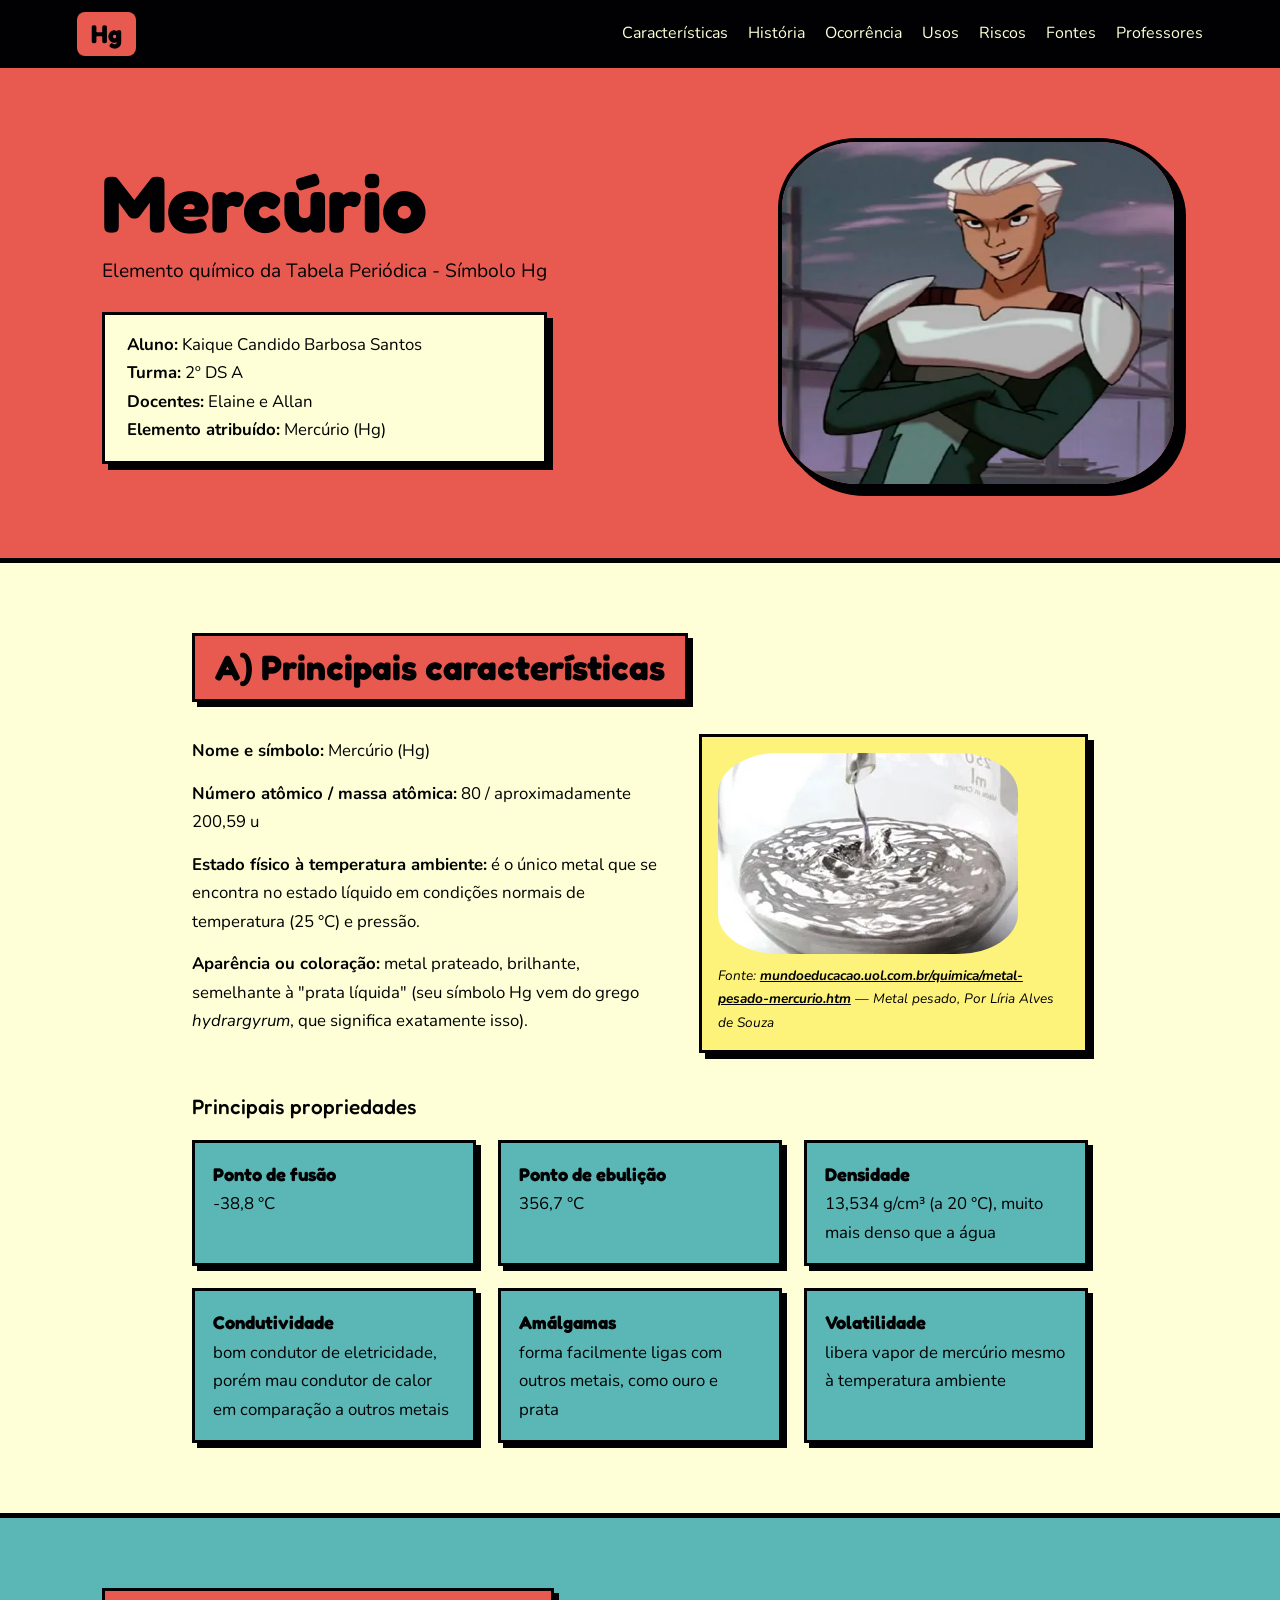
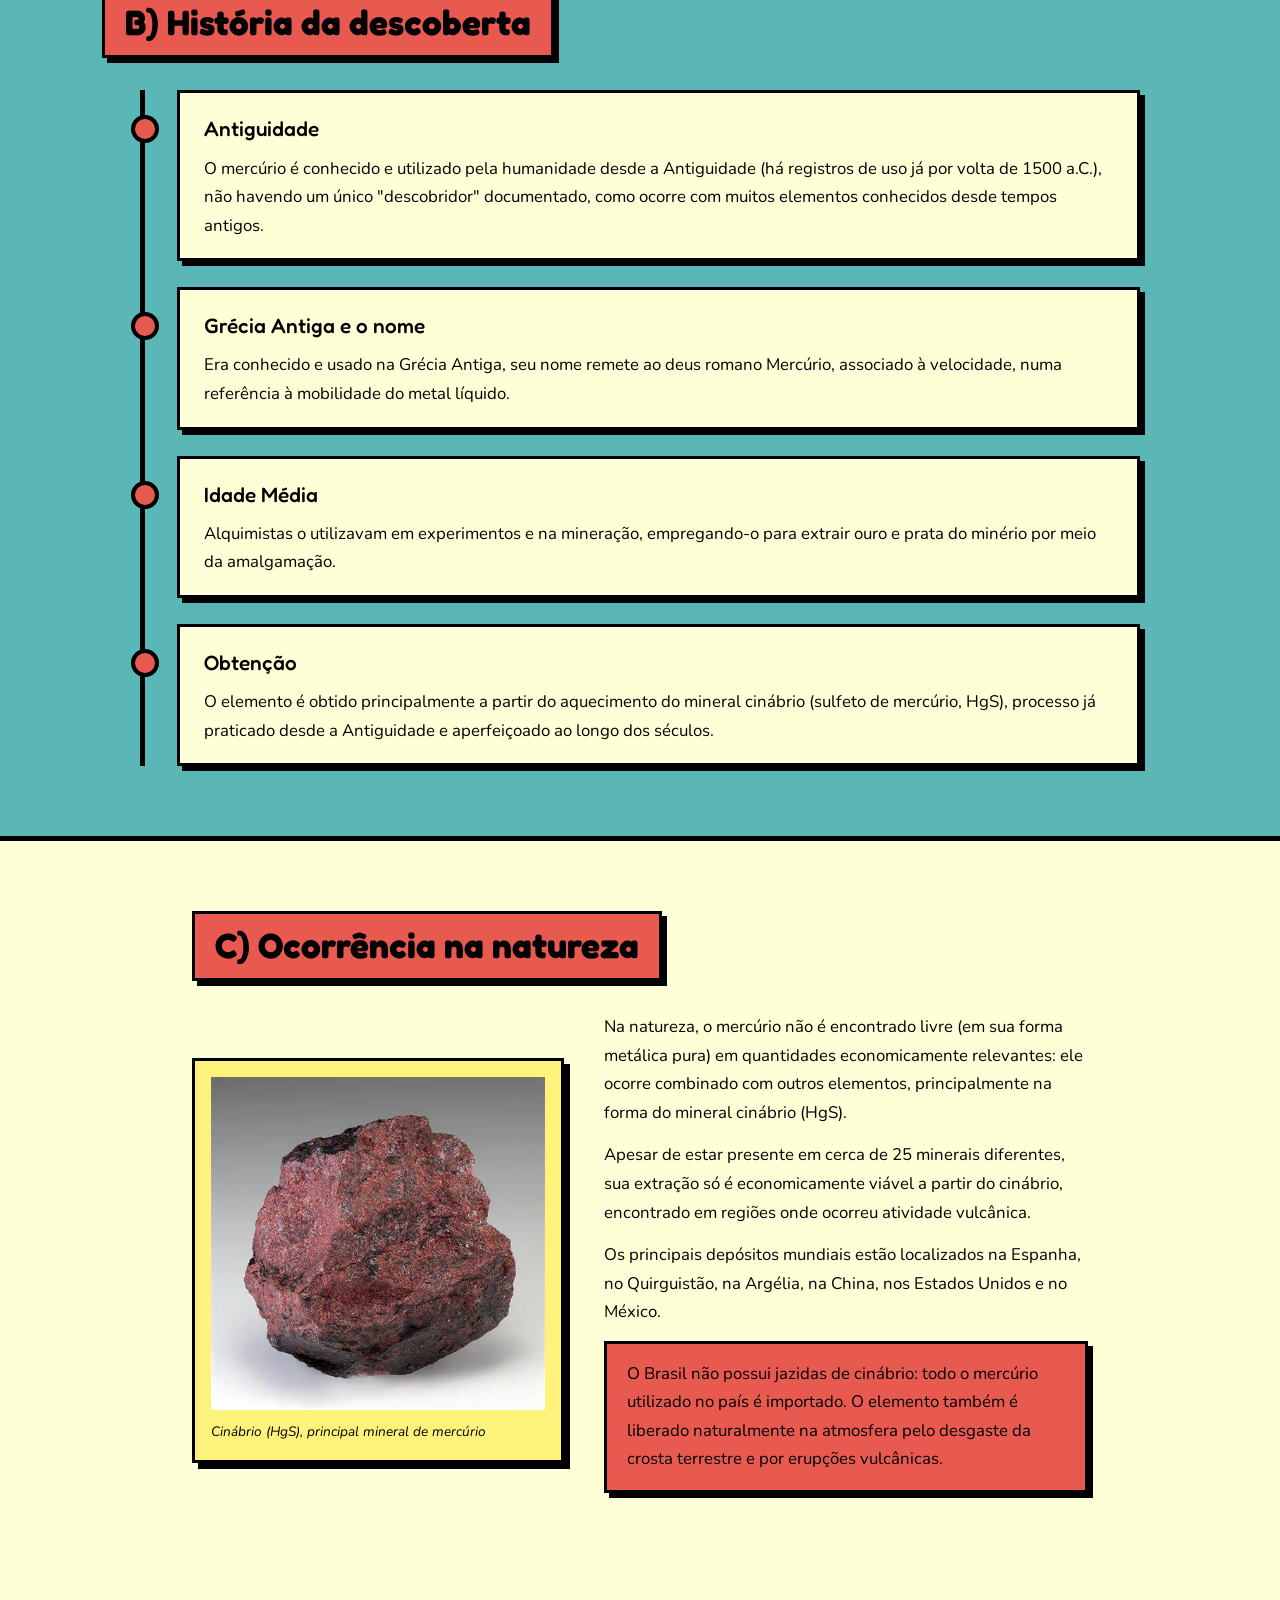
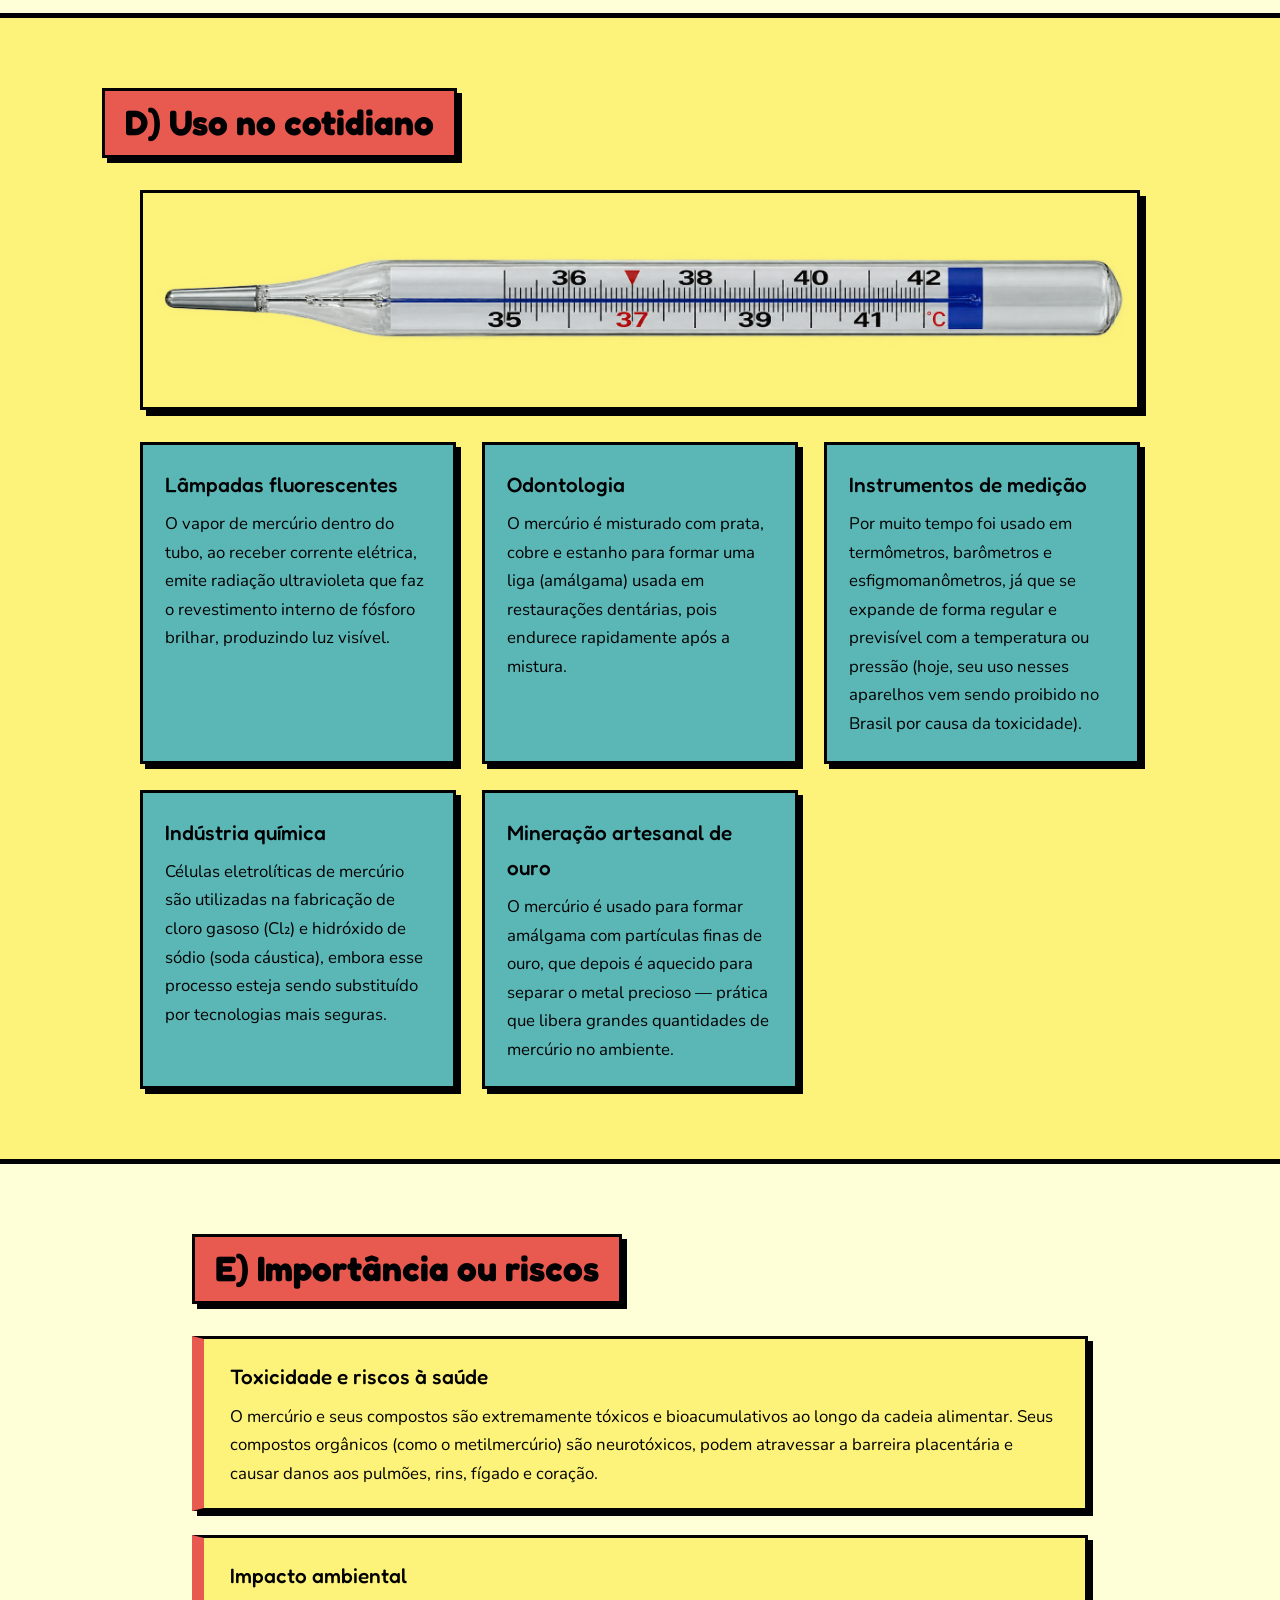
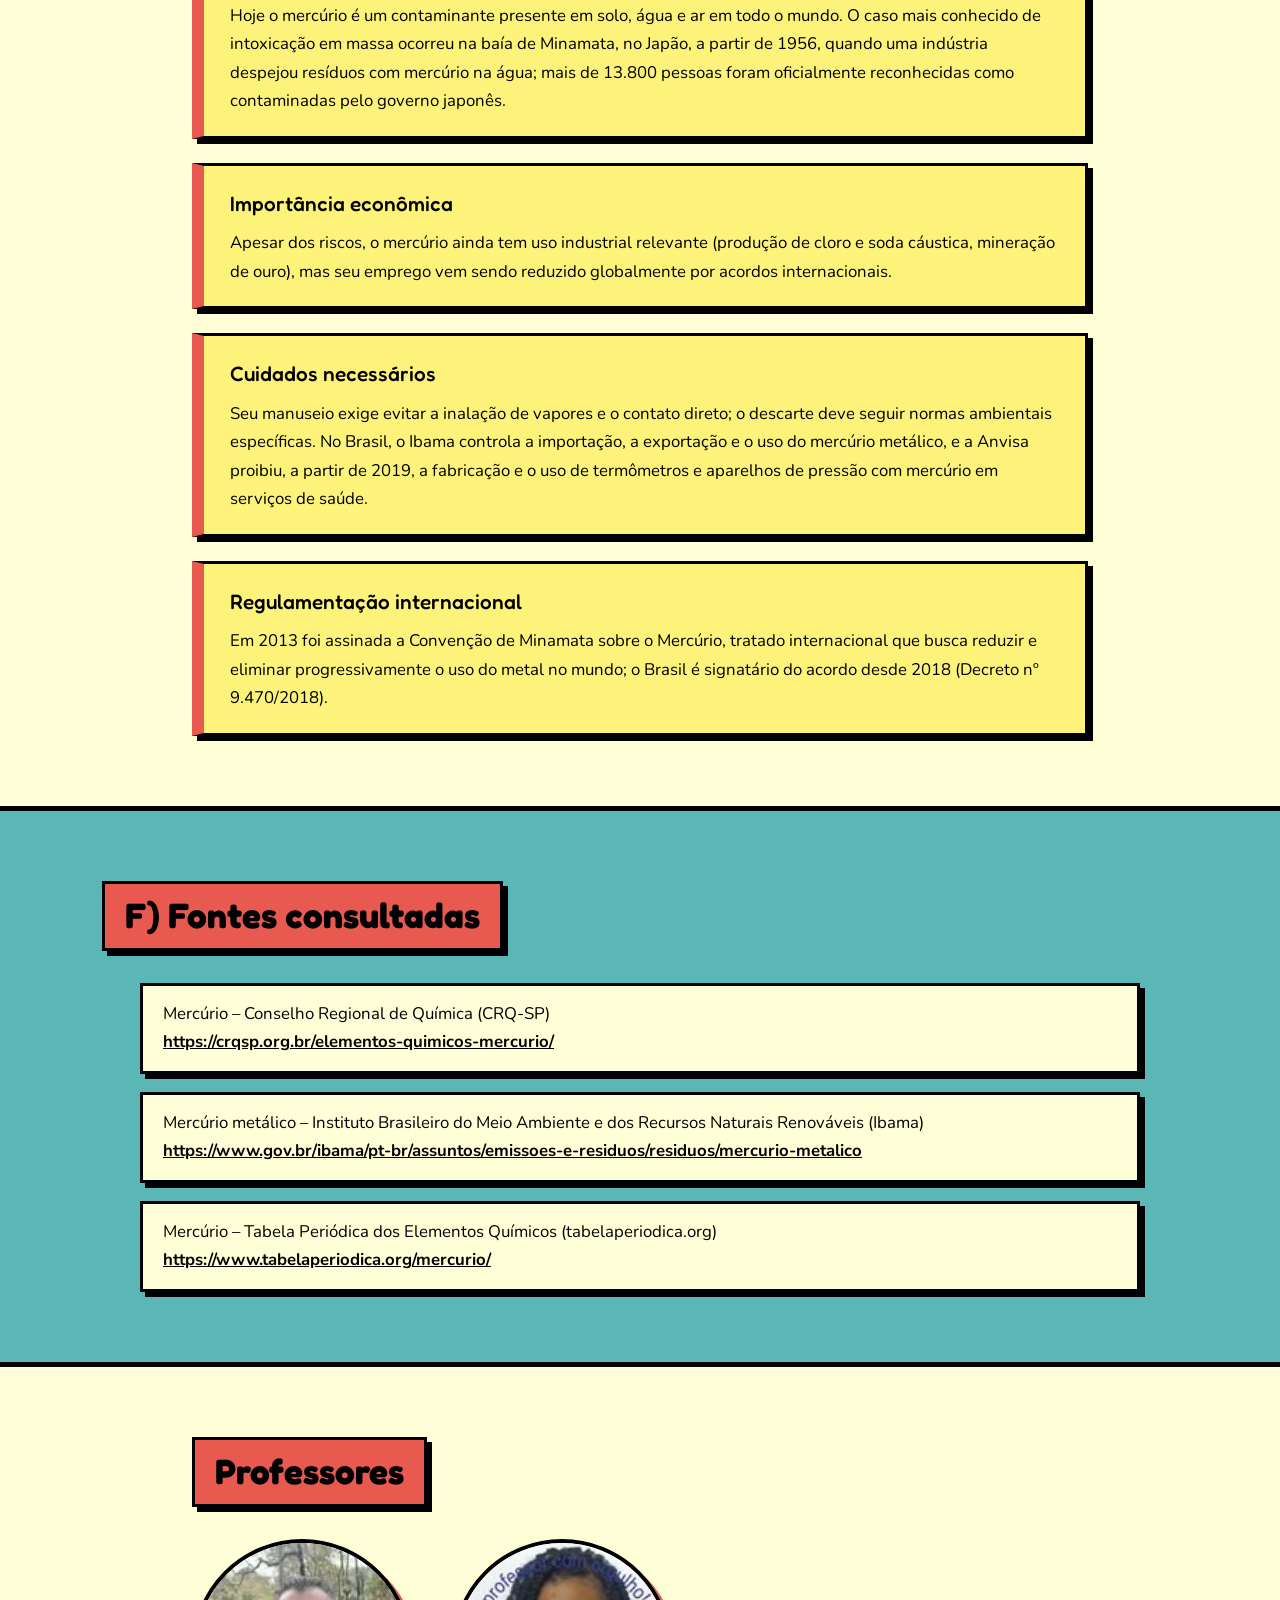
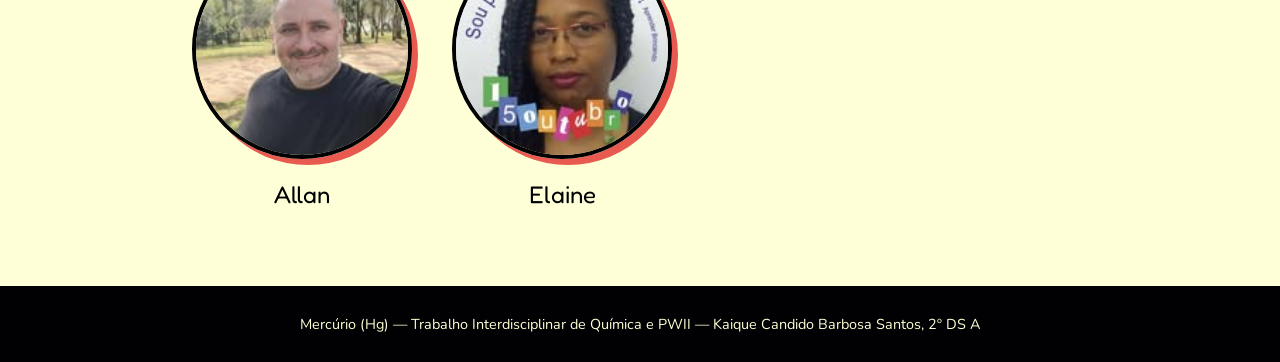
<file: index.html>
<!DOCTYPE html>
<html lang="pt-BR">
<head>
<meta charset="UTF-8">
<meta name="viewport" content="width=device-width, initial-scale=1">
<title>Mercúrio</title>
<link rel="preconnect" href="https://fonts.googleapis.com">
<link rel="preconnect" href="https://fonts.gstatic.com" crossorigin>
<link href="https://fonts.googleapis.com/css2?family=Fredoka:wght@500;700&family=Nunito:wght@400;700&display=swap" rel="stylesheet">
<link rel="stylesheet" href="estilo.css">
</head>
<body>

<header class="topo">
  <a href="#inicio" class="topo-logo">Hg</a>
  <nav class="menu">
    <a href="#caracteristicas">Características</a>
    <a href="#historia">História</a>
    <a href="#ocorrencia">Ocorrência</a>
    <a href="#usos">Usos</a>
    <a href="#riscos">Riscos</a>
    <a href="#fontes">Fontes</a>
    <a href="#professores">Professores</a>
  </nav>
</header>

<section class="capa" id="inicio">
  <div class="capa-texto">

    <h1>Mercúrio</h1>
    <p class="capa-subtitulo">Elemento químico da Tabela Periódica - Símbolo Hg</p>
    <ul class="dados-aluno">
      <li><strong>Aluno:</strong> Kaique Candido Barbosa Santos</li>
      <li><strong>Turma:</strong> 2º DS A</li>
      <li><strong>Docentes:</strong> Elaine e Allan</li>
      <li><strong>Elemento atribuído:</strong> Mercúrio (Hg)</li>
    </ul>
  </div>
  <img class="gota" src="imagens/mercurio.jpg" alt="Gotas de mercúrio líquido sobre uma superfície">
</section>

<main>

<section class="secao" id="caracteristicas">
  <h2>A) Principais características</h2>
  <div class="caracteristicas-grade">
    <div class="caracteristicas-texto">
      <p><strong>Nome e símbolo:</strong> Mercúrio (Hg)</p>
      <p><strong>Número atômico / massa atômica:</strong> 80 / aproximadamente 200,59 u</p>
      <p><strong>Estado físico à temperatura ambiente:</strong> é o único metal que se encontra no estado líquido em condições normais de temperatura (25 °C) e pressão.</p>
      <p><strong>Aparência ou coloração:</strong> metal prateado, brilhante, semelhante à "prata líquida" (seu símbolo Hg vem do grego <em>hydrargyrum</em>, que significa exatamente isso).</p>
    </div>
    <figure class="figura">
      <img class="pote" src="imagens/pote.webp" alt="Mercúrio líquido sendo derramado em uma placa de vidro">
      <figcaption>Fonte: <a href="https://mundoeducacao.uol.com.br/quimica/metal-pesado-mercurio.htm" target="_blank">mundoeducacao.uol.com.br/quimica/metal-pesado-mercurio.htm</a> — Metal pesado, Por Líria Alves de Souza</figcaption>
    </figure>
  </div>
  <h3>Principais propriedades</h3>
  <ul class="propriedades">
    <li><span class="propriedade-titulo">Ponto de fusão</span> -38,8 °C</li>
    <li><span class="propriedade-titulo">Ponto de ebulição</span> 356,7 °C</li>
    <li><span class="propriedade-titulo">Densidade</span> 13,534 g/cm³ (a 20 °C), muito mais denso que a água</li>
    <li><span class="propriedade-titulo">Condutividade</span> bom condutor de eletricidade, porém mau condutor de calor em comparação a outros metais</li>
    <li><span class="propriedade-titulo">Amálgamas</span> forma facilmente ligas com outros metais, como ouro e prata</li>
    <li><span class="propriedade-titulo">Volatilidade</span> libera vapor de mercúrio mesmo à temperatura ambiente</li>
  </ul>
</section>

<section class="secao secao-clara" id="historia">
  <h2>B) História da descoberta</h2>
  <div class="linha-tempo">
    <article class="marco">
      <h3>Antiguidade</h3>
      <p>O mercúrio é conhecido e utilizado pela humanidade desde a Antiguidade (há registros de uso já por volta de 1500 a.C.), não havendo um único "descobridor" documentado, como ocorre com muitos elementos conhecidos desde tempos antigos.</p>
    </article>
    <article class="marco">
      <h3>Grécia Antiga e o nome</h3>
      <p>Era conhecido e usado na Grécia Antiga, seu nome remete ao deus romano Mercúrio, associado à velocidade, numa referência à mobilidade do metal líquido.</p>
    </article>
    <article class="marco">
      <h3>Idade Média</h3>
      <p>Alquimistas o utilizavam em experimentos e na mineração, empregando-o para extrair ouro e prata do minério por meio da amalgamação.</p>
    </article>
    <article class="marco">
      <h3>Obtenção</h3>
      <p>O elemento é obtido principalmente a partir do aquecimento do mineral cinábrio (sulfeto de mercúrio, HgS), processo já praticado desde a Antiguidade e aperfeiçoado ao longo dos séculos.</p>
    </article>
  </div>
</section>

<section class="secao" id="ocorrencia">
  <h2>C) Ocorrência na natureza</h2>
  <div class="ocorrencia-grade">
    <figure class="figura">
      <img src="imagens/cinabrio.jpeg" alt="Foto do mineral cinábrio, de cor vermelha">
      <figcaption>Cinábrio (HgS), principal mineral de mercúrio</figcaption>
    </figure>
    <div>
      <p>Na natureza, o mercúrio não é encontrado livre (em sua forma metálica pura) em quantidades economicamente relevantes: ele ocorre combinado com outros elementos, principalmente na forma do mineral cinábrio (HgS).</p>
      <p>Apesar de estar presente em cerca de 25 minerais diferentes, sua extração só é economicamente viável a partir do cinábrio, encontrado em regiões onde ocorreu atividade vulcânica.</p>
      <p>Os principais depósitos mundiais estão localizados na Espanha, no Quirguistão, na Argélia, na China, nos Estados Unidos e no México.</p>
      <p class="destaque">O Brasil não possui jazidas de cinábrio: todo o mercúrio utilizado no país é importado. O elemento também é liberado naturalmente na atmosfera pelo desgaste da crosta terrestre e por erupções vulcânicas.</p>
    </div>
  </div>
</section>

<section class="secao secao-clara" id="usos">
  <h2>D) Uso no cotidiano</h2>
  <img class="imagem-usos" src="imagens/termometro.png" alt="Foto de um termômetro de mercúrio">
  <div class="usos-grade">
    <article class="uso">
      <h3>Lâmpadas fluorescentes</h3>
      <p>O vapor de mercúrio dentro do tubo, ao receber corrente elétrica, emite radiação ultravioleta que faz o revestimento interno de fósforo brilhar, produzindo luz visível.</p>
    </article>
    <article class="uso">
      <h3>Odontologia</h3>
      <p>O mercúrio é misturado com prata, cobre e estanho para formar uma liga (amálgama) usada em restaurações dentárias, pois endurece rapidamente após a mistura.</p>
    </article>
    <article class="uso">
      <h3>Instrumentos de medição</h3>
      <p>Por muito tempo foi usado em termômetros, barômetros e esfigmomanômetros, já que se expande de forma regular e previsível com a temperatura ou pressão (hoje, seu uso nesses aparelhos vem sendo proibido no Brasil por causa da toxicidade).</p>
    </article>
    <article class="uso">
      <h3>Indústria química</h3>
      <p>Células eletrolíticas de mercúrio são utilizadas na fabricação de cloro gasoso (Cl₂) e hidróxido de sódio (soda cáustica), embora esse processo esteja sendo substituído por tecnologias mais seguras.</p>
    </article>
    <article class="uso">
      <h3>Mineração artesanal de ouro</h3>
      <p>O mercúrio é usado para formar amálgama com partículas finas de ouro, que depois é aquecido para separar o metal precioso — prática que libera grandes quantidades de mercúrio no ambiente.</p>
    </article>
  </div>
</section>

<section class="secao" id="riscos">
  <h2>E) Importância ou riscos</h2>
  <div class="riscos-lista">
    <article class="risco">
      <h3>Toxicidade e riscos à saúde</h3>
      <p>O mercúrio e seus compostos são extremamente tóxicos e bioacumulativos ao longo da cadeia alimentar. Seus compostos orgânicos (como o metilmercúrio) são neurotóxicos, podem atravessar a barreira placentária e causar danos aos pulmões, rins, fígado e coração.</p>
    </article>
    <article class="risco">
      <h3>Impacto ambiental</h3>
      <p>Hoje o mercúrio é um contaminante presente em solo, água e ar em todo o mundo. O caso mais conhecido de intoxicação em massa ocorreu na baía de Minamata, no Japão, a partir de 1956, quando uma indústria despejou resíduos com mercúrio na água; mais de 13.800 pessoas foram oficialmente reconhecidas como contaminadas pelo governo japonês.</p>
    </article>
    <article class="risco">
      <h3>Importância econômica</h3>
      <p>Apesar dos riscos, o mercúrio ainda tem uso industrial relevante (produção de cloro e soda cáustica, mineração de ouro), mas seu emprego vem sendo reduzido globalmente por acordos internacionais.</p>
    </article>
    <article class="risco">
      <h3>Cuidados necessários</h3>
      <p>Seu manuseio exige evitar a inalação de vapores e o contato direto; o descarte deve seguir normas ambientais específicas. No Brasil, o Ibama controla a importação, a exportação e o uso do mercúrio metálico, e a Anvisa proibiu, a partir de 2019, a fabricação e o uso de termômetros e aparelhos de pressão com mercúrio em serviços de saúde.</p>
    </article>
    <article class="risco">
      <h3>Regulamentação internacional</h3>
      <p>Em 2013 foi assinada a Convenção de Minamata sobre o Mercúrio, tratado internacional que busca reduzir e eliminar progressivamente o uso do metal no mundo; o Brasil é signatário do acordo desde 2018 (Decreto nº 9.470/2018).</p>
    </article>
  </div>
</section>

<section class="secao secao-clara" id="fontes">
  <h2>F) Fontes consultadas</h2>
  <ul class="fontes-lista">
    <li>Mercúrio – Conselho Regional de Química (CRQ-SP)<br><a href="https://crqsp.org.br/elementos-quimicos-mercurio/" target="_blank">https://crqsp.org.br/elementos-quimicos-mercurio/</a></li>
    <li>Mercúrio metálico – Instituto Brasileiro do Meio Ambiente e dos Recursos Naturais Renováveis (Ibama)<br><a href="https://www.gov.br/ibama/pt-br/assuntos/emissoes-e-residuos/residuos/mercurio-metalico" target="_blank">https://www.gov.br/ibama/pt-br/assuntos/emissoes-e-residuos/residuos/mercurio-metalico</a></li>
    <li>Mercúrio – Tabela Periódica dos Elementos Químicos (tabelaperiodica.org)<br><a href="https://www.tabelaperiodica.org/mercurio/" target="_blank">https://www.tabelaperiodica.org/mercurio/</a></li>
  </ul>
</section>

<section class="secao" id="professores">
  <h2>Professores</h2>
  <div class="professores-grade">
    <figure class="professor">
      <img src="imagens/allan.jpg" alt="Foto do professor Allan">
      <figcaption>Allan</figcaption>
    </figure>
    <figure class="professor">
      <img src="imagens/elaine.jpg" alt="Foto da professora Elaine">
      <figcaption>Elaine</figcaption>
    </figure>
  </div>
</section>

</main>

<footer class="rodape">
  <p>Mercúrio (Hg) — Trabalho Interdisciplinar de Química e PWII — Kaique Candido Barbosa Santos, 2º DS A</p>
</footer>

</body>
</html>
</file>
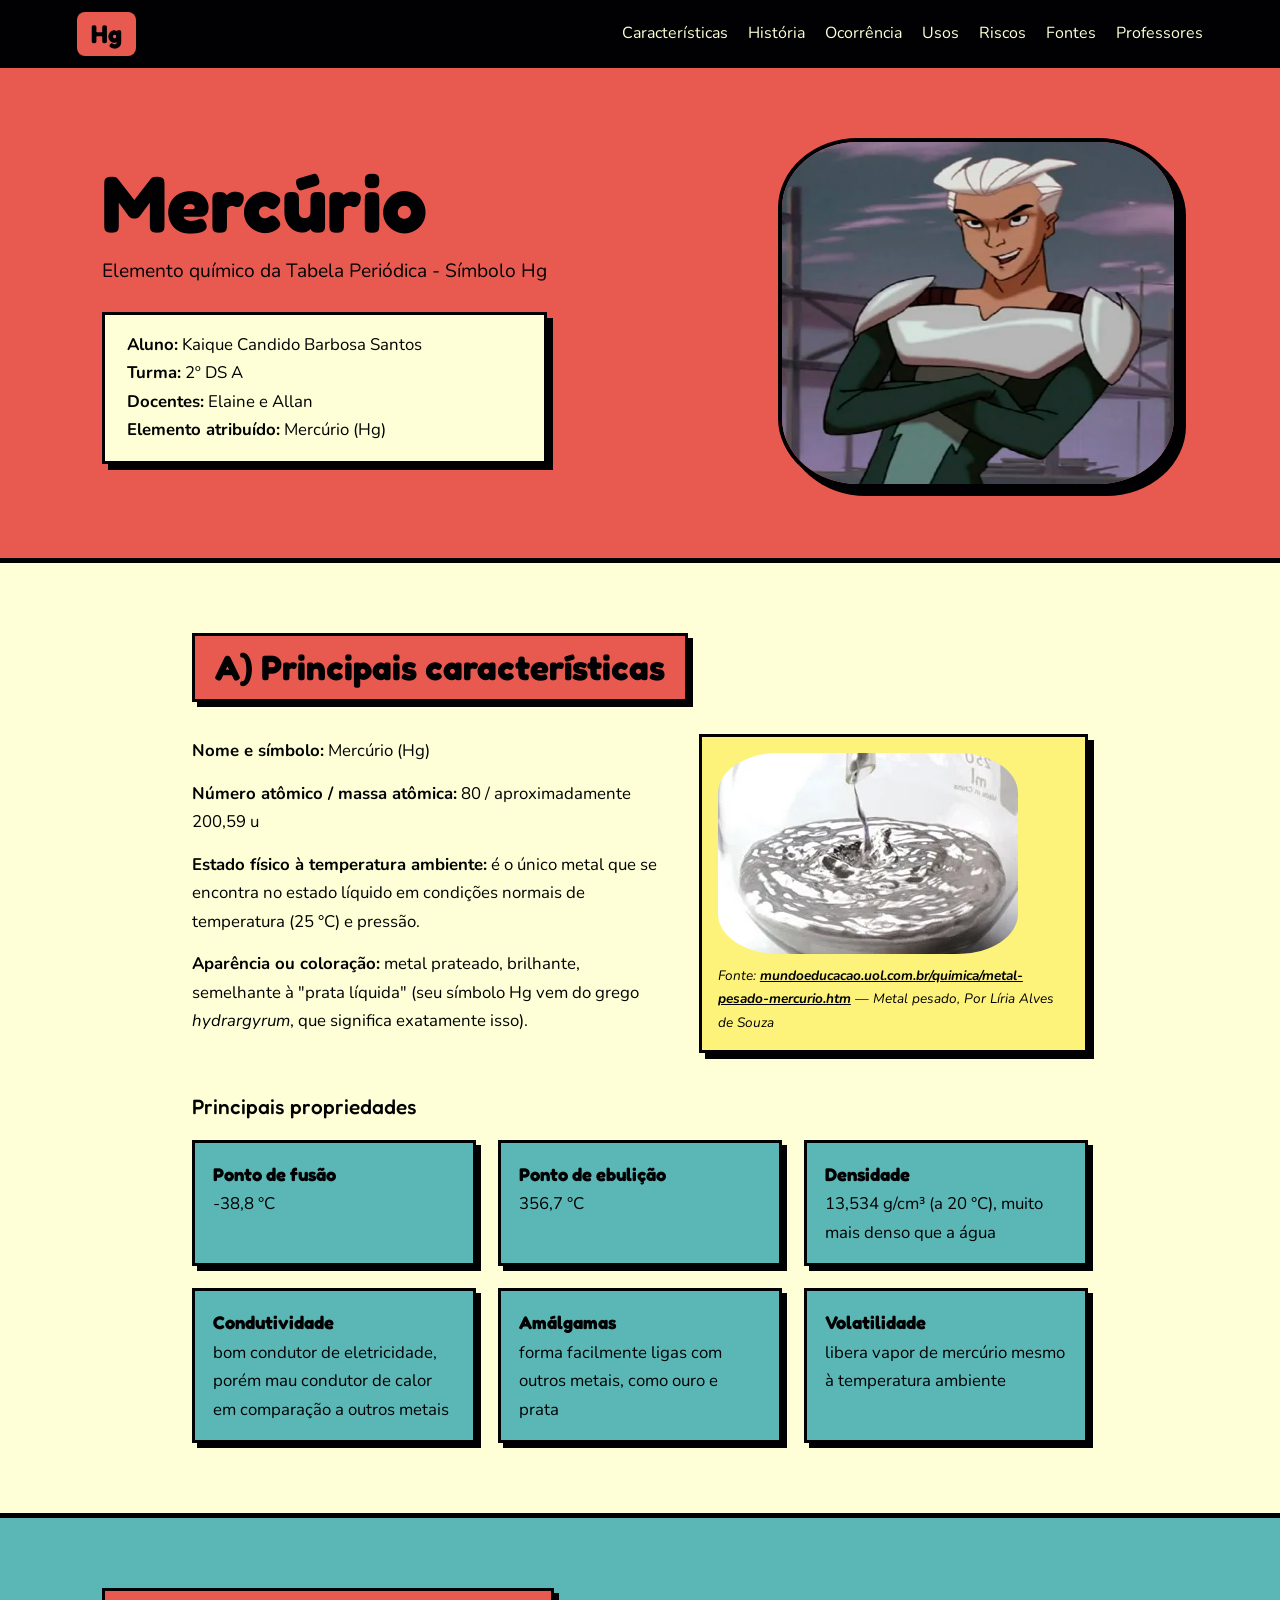
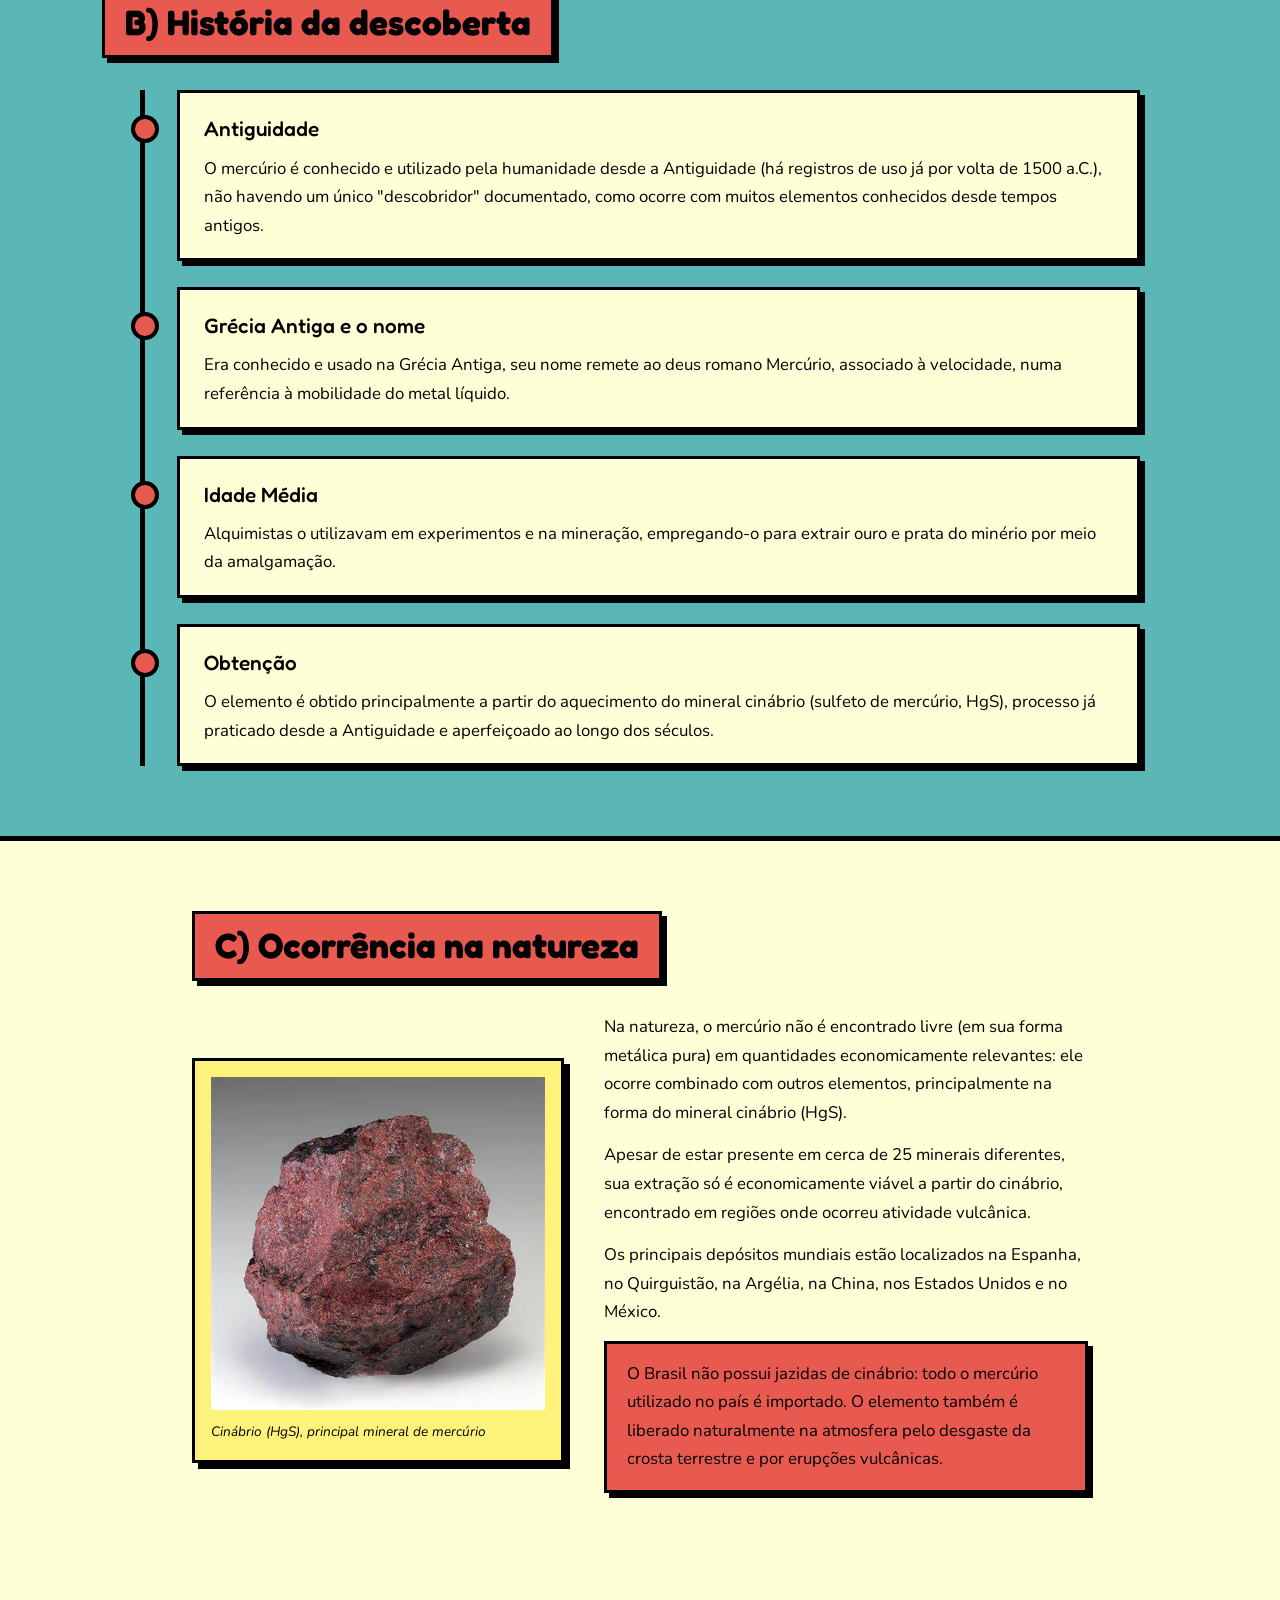
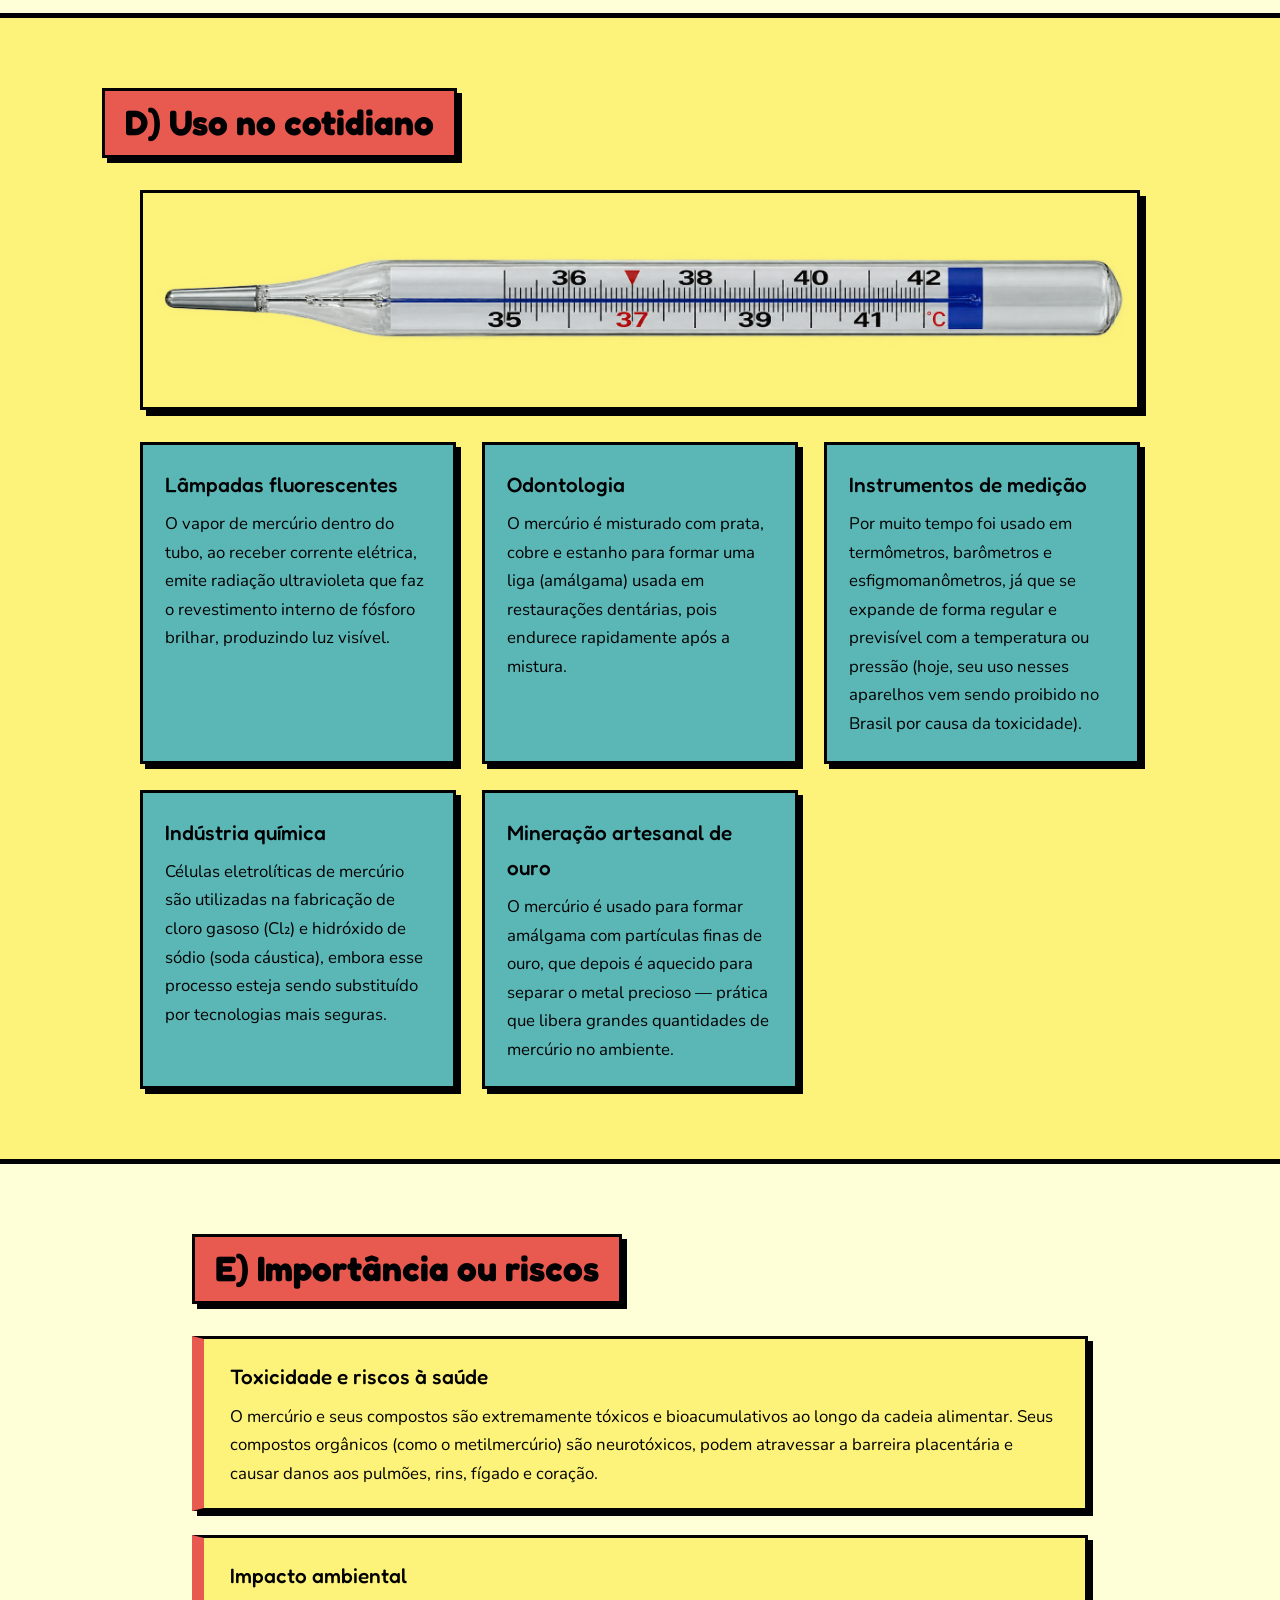
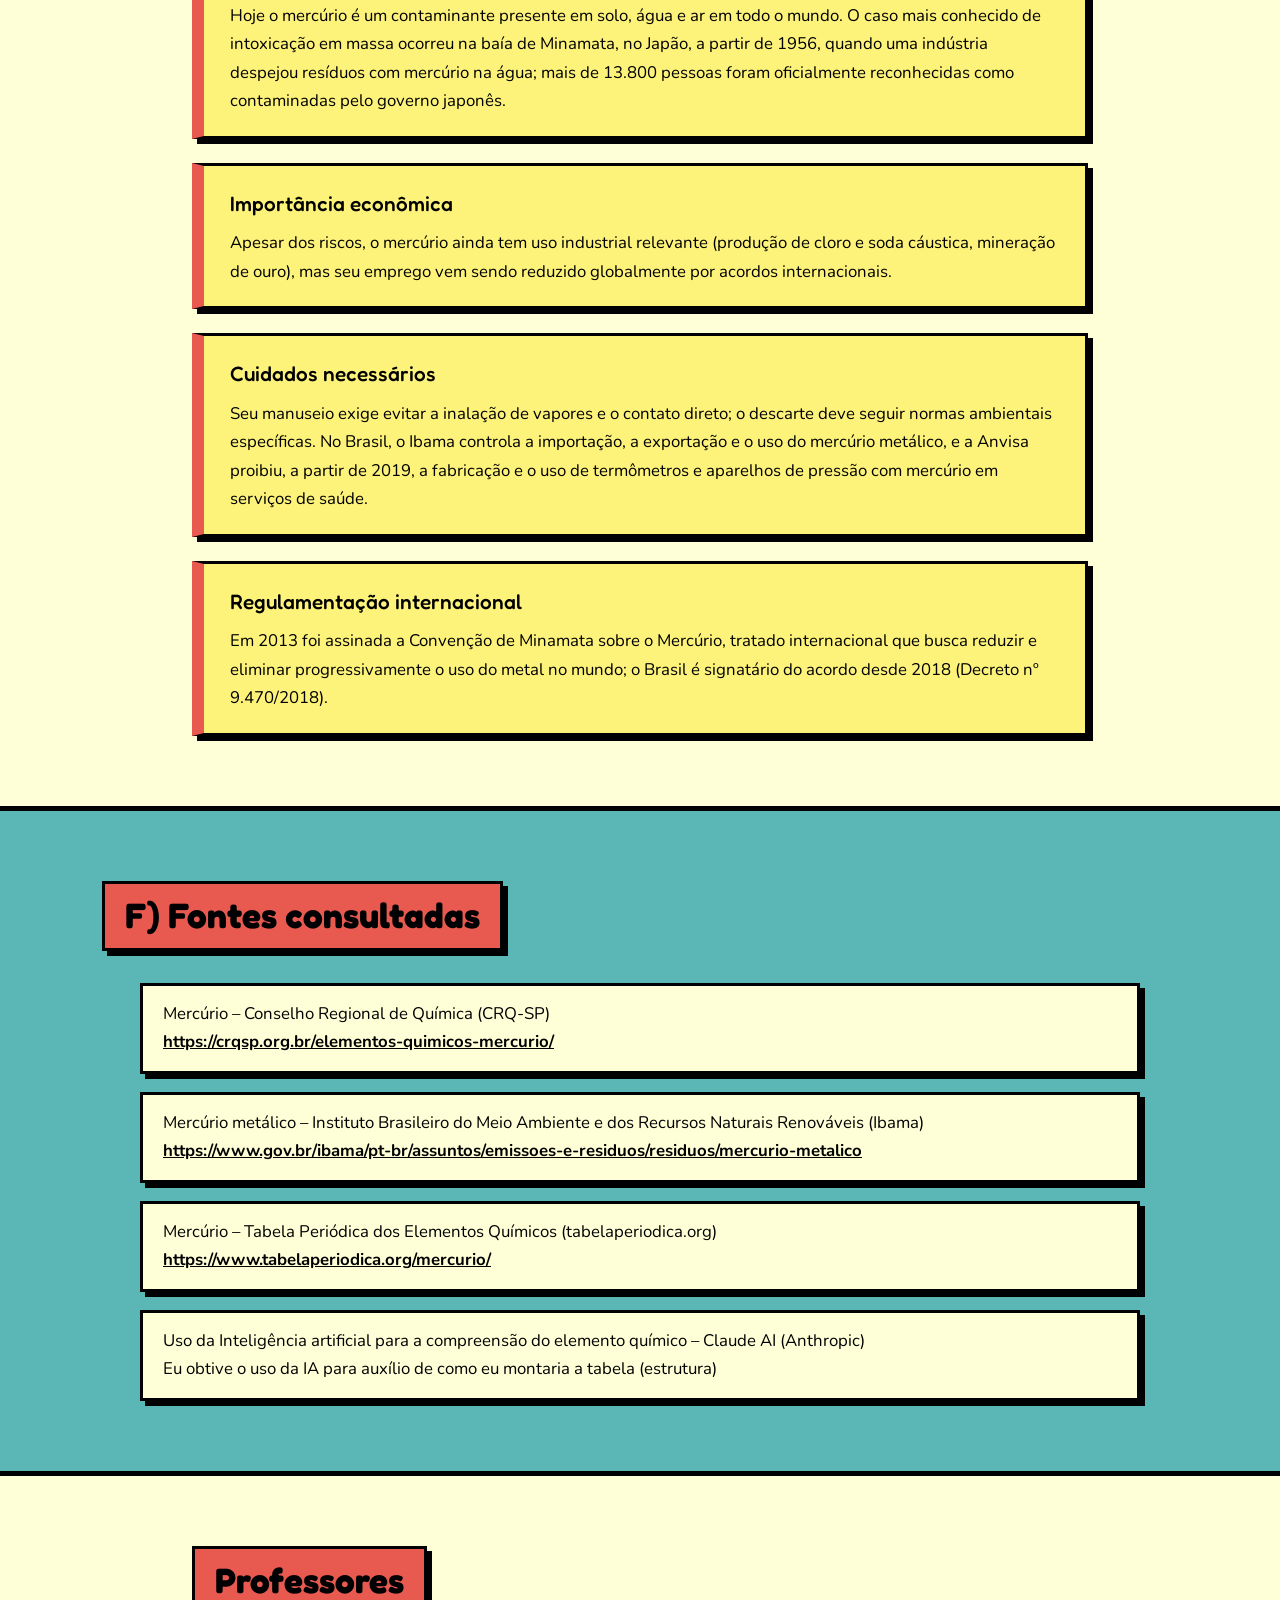
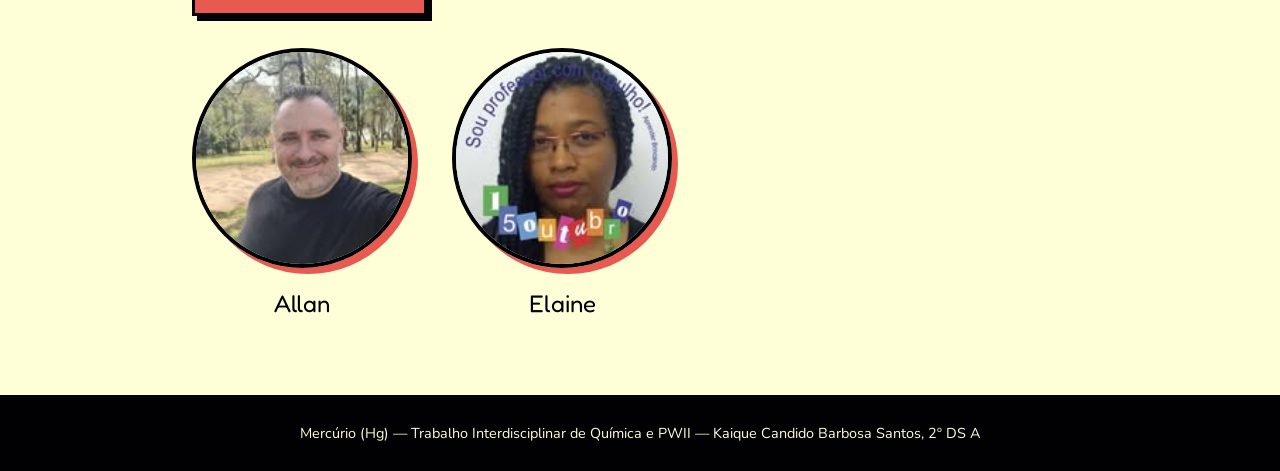
<file: site-mercurio/index.html>
<!DOCTYPE html>
<html lang="pt-BR">
<head>
<meta charset="UTF-8">
<meta name="viewport" content="width=device-width, initial-scale=1">
<title>Mercúrio</title>
<link rel="preconnect" href="https://fonts.googleapis.com">
<link rel="preconnect" href="https://fonts.gstatic.com" crossorigin>
<link href="https://fonts.googleapis.com/css2?family=Fredoka:wght@500;700&family=Nunito:wght@400;700&display=swap" rel="stylesheet">
<link rel="stylesheet" href="estilo.css">
</head>
<body>

<header class="topo">
  <a href="#inicio" class="topo-logo">Hg</a>
  <nav class="menu">
    <a href="#caracteristicas">Características</a>
    <a href="#historia">História</a>
    <a href="#ocorrencia">Ocorrência</a>
    <a href="#usos">Usos</a>
    <a href="#riscos">Riscos</a>
    <a href="#fontes">Fontes</a>
    <a href="#professores">Professores</a>
  </nav>
</header>

<section class="capa" id="inicio">
  <div class="capa-texto">

    <h1>Mercúrio</h1>
    <p class="capa-subtitulo">Elemento químico da Tabela Periódica - Símbolo Hg</p>
    <ul class="dados-aluno">
      <li><strong>Aluno:</strong> Kaique Candido Barbosa Santos</li>
      <li><strong>Turma:</strong> 2º DS A</li>
      <li><strong>Docentes:</strong> Elaine e Allan</li>
      <li><strong>Elemento atribuído:</strong> Mercúrio (Hg)</li>
    </ul>
  </div>
  <img class="gota" src="imagens/mercurio.jpg" alt="Gotas de mercúrio líquido sobre uma superfície">
</section>

<main>

<section class="secao" id="caracteristicas">
  <h2>A) Principais características</h2>
  <div class="caracteristicas-grade">
    <div class="caracteristicas-texto">
      <p><strong>Nome e símbolo:</strong> Mercúrio (Hg)</p>
      <p><strong>Número atômico / massa atômica:</strong> 80 / aproximadamente 200,59 u</p>
      <p><strong>Estado físico à temperatura ambiente:</strong> é o único metal que se encontra no estado líquido em condições normais de temperatura (25 °C) e pressão.</p>
      <p><strong>Aparência ou coloração:</strong> metal prateado, brilhante, semelhante à "prata líquida" (seu símbolo Hg vem do grego <em>hydrargyrum</em>, que significa exatamente isso).</p>
    </div>
    <figure class="figura">
      <img class="pote" src="imagens/pote.webp" alt="Mercúrio líquido sendo derramado em uma placa de vidro">
      <figcaption>Fonte: <a href="https://mundoeducacao.uol.com.br/quimica/metal-pesado-mercurio.htm" target="_blank">mundoeducacao.uol.com.br/quimica/metal-pesado-mercurio.htm</a> — Metal pesado, Por Líria Alves de Souza</figcaption>
    </figure>
  </div>
  <h3>Principais propriedades</h3>
  <ul class="propriedades">
    <li><span class="propriedade-titulo">Ponto de fusão</span> -38,8 °C</li>
    <li><span class="propriedade-titulo">Ponto de ebulição</span> 356,7 °C</li>
    <li><span class="propriedade-titulo">Densidade</span> 13,534 g/cm³ (a 20 °C), muito mais denso que a água</li>
    <li><span class="propriedade-titulo">Condutividade</span> bom condutor de eletricidade, porém mau condutor de calor em comparação a outros metais</li>
    <li><span class="propriedade-titulo">Amálgamas</span> forma facilmente ligas com outros metais, como ouro e prata</li>
    <li><span class="propriedade-titulo">Volatilidade</span> libera vapor de mercúrio mesmo à temperatura ambiente</li>
  </ul>
</section>

<section class="secao secao-clara" id="historia">
  <h2>B) História da descoberta</h2>
  <div class="linha-tempo">
    <article class="marco">
      <h3>Antiguidade</h3>
      <p>O mercúrio é conhecido e utilizado pela humanidade desde a Antiguidade (há registros de uso já por volta de 1500 a.C.), não havendo um único "descobridor" documentado, como ocorre com muitos elementos conhecidos desde tempos antigos.</p>
    </article>
    <article class="marco">
      <h3>Grécia Antiga e o nome</h3>
      <p>Era conhecido e usado na Grécia Antiga, seu nome remete ao deus romano Mercúrio, associado à velocidade, numa referência à mobilidade do metal líquido.</p>
    </article>
    <article class="marco">
      <h3>Idade Média</h3>
      <p>Alquimistas o utilizavam em experimentos e na mineração, empregando-o para extrair ouro e prata do minério por meio da amalgamação.</p>
    </article>
    <article class="marco">
      <h3>Obtenção</h3>
      <p>O elemento é obtido principalmente a partir do aquecimento do mineral cinábrio (sulfeto de mercúrio, HgS), processo já praticado desde a Antiguidade e aperfeiçoado ao longo dos séculos.</p>
    </article>
  </div>
</section>

<section class="secao" id="ocorrencia">
  <h2>C) Ocorrência na natureza</h2>
  <div class="ocorrencia-grade">
    <figure class="figura">
      <img src="imagens/cinabrio.jpeg" alt="Foto do mineral cinábrio, de cor vermelha">
      <figcaption>Cinábrio (HgS), principal mineral de mercúrio</figcaption>
    </figure>
    <div>
      <p>Na natureza, o mercúrio não é encontrado livre (em sua forma metálica pura) em quantidades economicamente relevantes: ele ocorre combinado com outros elementos, principalmente na forma do mineral cinábrio (HgS).</p>
      <p>Apesar de estar presente em cerca de 25 minerais diferentes, sua extração só é economicamente viável a partir do cinábrio, encontrado em regiões onde ocorreu atividade vulcânica.</p>
      <p>Os principais depósitos mundiais estão localizados na Espanha, no Quirguistão, na Argélia, na China, nos Estados Unidos e no México.</p>
      <p class="destaque">O Brasil não possui jazidas de cinábrio: todo o mercúrio utilizado no país é importado. O elemento também é liberado naturalmente na atmosfera pelo desgaste da crosta terrestre e por erupções vulcânicas.</p>
    </div>
  </div>
</section>

<section class="secao secao-clara" id="usos">
  <h2>D) Uso no cotidiano</h2>
  <img class="imagem-usos" src="imagens/termometro.png" alt="Foto de um termômetro de mercúrio">
  <div class="usos-grade">
    <article class="uso">
      <h3>Lâmpadas fluorescentes</h3>
      <p>O vapor de mercúrio dentro do tubo, ao receber corrente elétrica, emite radiação ultravioleta que faz o revestimento interno de fósforo brilhar, produzindo luz visível.</p>
    </article>
    <article class="uso">
      <h3>Odontologia</h3>
      <p>O mercúrio é misturado com prata, cobre e estanho para formar uma liga (amálgama) usada em restaurações dentárias, pois endurece rapidamente após a mistura.</p>
    </article>
    <article class="uso">
      <h3>Instrumentos de medição</h3>
      <p>Por muito tempo foi usado em termômetros, barômetros e esfigmomanômetros, já que se expande de forma regular e previsível com a temperatura ou pressão (hoje, seu uso nesses aparelhos vem sendo proibido no Brasil por causa da toxicidade).</p>
    </article>
    <article class="uso">
      <h3>Indústria química</h3>
      <p>Células eletrolíticas de mercúrio são utilizadas na fabricação de cloro gasoso (Cl₂) e hidróxido de sódio (soda cáustica), embora esse processo esteja sendo substituído por tecnologias mais seguras.</p>
    </article>
    <article class="uso">
      <h3>Mineração artesanal de ouro</h3>
      <p>O mercúrio é usado para formar amálgama com partículas finas de ouro, que depois é aquecido para separar o metal precioso — prática que libera grandes quantidades de mercúrio no ambiente.</p>
    </article>
  </div>
</section>

<section class="secao" id="riscos">
  <h2>E) Importância ou riscos</h2>
  <div class="riscos-lista">
    <article class="risco">
      <h3>Toxicidade e riscos à saúde</h3>
      <p>O mercúrio e seus compostos são extremamente tóxicos e bioacumulativos ao longo da cadeia alimentar. Seus compostos orgânicos (como o metilmercúrio) são neurotóxicos, podem atravessar a barreira placentária e causar danos aos pulmões, rins, fígado e coração.</p>
    </article>
    <article class="risco">
      <h3>Impacto ambiental</h3>
      <p>Hoje o mercúrio é um contaminante presente em solo, água e ar em todo o mundo. O caso mais conhecido de intoxicação em massa ocorreu na baía de Minamata, no Japão, a partir de 1956, quando uma indústria despejou resíduos com mercúrio na água; mais de 13.800 pessoas foram oficialmente reconhecidas como contaminadas pelo governo japonês.</p>
    </article>
    <article class="risco">
      <h3>Importância econômica</h3>
      <p>Apesar dos riscos, o mercúrio ainda tem uso industrial relevante (produção de cloro e soda cáustica, mineração de ouro), mas seu emprego vem sendo reduzido globalmente por acordos internacionais.</p>
    </article>
    <article class="risco">
      <h3>Cuidados necessários</h3>
      <p>Seu manuseio exige evitar a inalação de vapores e o contato direto; o descarte deve seguir normas ambientais específicas. No Brasil, o Ibama controla a importação, a exportação e o uso do mercúrio metálico, e a Anvisa proibiu, a partir de 2019, a fabricação e o uso de termômetros e aparelhos de pressão com mercúrio em serviços de saúde.</p>
    </article>
    <article class="risco">
      <h3>Regulamentação internacional</h3>
      <p>Em 2013 foi assinada a Convenção de Minamata sobre o Mercúrio, tratado internacional que busca reduzir e eliminar progressivamente o uso do metal no mundo; o Brasil é signatário do acordo desde 2018 (Decreto nº 9.470/2018).</p>
    </article>
  </div>
</section>

<section class="secao secao-clara" id="fontes">
  <h2>F) Fontes consultadas</h2>
  <ul class="fontes-lista">
    <li>Mercúrio – Conselho Regional de Química (CRQ-SP)<br><a href="https://crqsp.org.br/elementos-quimicos-mercurio/" target="_blank">https://crqsp.org.br/elementos-quimicos-mercurio/</a></li>
    <li>Mercúrio metálico – Instituto Brasileiro do Meio Ambiente e dos Recursos Naturais Renováveis (Ibama)<br><a href="https://www.gov.br/ibama/pt-br/assuntos/emissoes-e-residuos/residuos/mercurio-metalico" target="_blank">https://www.gov.br/ibama/pt-br/assuntos/emissoes-e-residuos/residuos/mercurio-metalico</a></li>
    <li>Mercúrio – Tabela Periódica dos Elementos Químicos (tabelaperiodica.org)<br><a href="https://www.tabelaperiodica.org/mercurio/" target="_blank">https://www.tabelaperiodica.org/mercurio/</a></li>
    <li>Uso da Inteligência artificial para a compreensão do elemento químico – Claude AI (Anthropic)<br>Eu obtive o uso da IA para auxílio de como eu montaria a tabela (estrutura)</li>
  </ul>
</section>

<section class="secao" id="professores">
  <h2>Professores</h2>
  <div class="professores-grade">
    <figure class="professor">
      <img src="imagens/allan.jpg" alt="Foto do professor Allan">
      <figcaption>Allan</figcaption>
    </figure>
    <figure class="professor">
      <img src="imagens/elaine.jpg" alt="Foto da professora Elaine">
      <figcaption>Elaine</figcaption>
    </figure>
  </div>
</section>

</main>

<footer class="rodape">
  <p>Mercúrio (Hg) — Trabalho Interdisciplinar de Química e PWII — Kaique Candido Barbosa Santos, 2º DS A</p>
</footer>

</body>
</html>
</file>
<file: estilo.css>
* {
    margin: 0;
    padding: 0;
    box-sizing: border-box;
}

html {
    scroll-behavior: smooth;
    scroll-padding-top: 20px;
}

body {
    font-family: "Nunito", "Segoe UI", Arial, sans-serif;
    font-size: 1.05rem;
    background: #FEFFD6;
    color: #010002;
    line-height: 1.7;
}

img {
    max-width: 100%;
    display: block;
}

a {
    color: #010002;
    font-weight: 700;
    transition: color 0.3s;
}

a:hover {
    color: #E85A50;
}

.topo {
    display: flex;
    align-items: center;
    justify-content: space-between;
    gap: 20px;
    padding: 12px 6%;
    background: #010002;
}

.topo-logo {
    font-family: "Fredoka", "Trebuchet MS", sans-serif;
    font-size: 1.6rem;
    color: #010002;
    background: #E85A50;
    padding: 0 14px;
    border-radius: 8px;
    text-decoration: none;
    transition: background 0.3s;
}

.topo-logo:hover {
    background: #FDF37A;
    color: #010002;
}

.menu {
    display: flex;
    flex-wrap: wrap;
    gap: 4px 20px;
}

.menu a {
    text-decoration: none;
    color: #FEFFD6;
    font-weight: 400;
    font-size: 1rem;
    transition: color 0.3s;
}

.menu a:hover {
    color: #FDF37A;
}

.capa {
    display: flex;
    align-items: center;
    justify-content: space-between;
    gap: 40px;
    padding: 70px 8%;
    background: #E85A50;
    border-bottom: 5px solid #010002;
}

.capa-texto {
    max-width: 620px;
    animation: entrar 0.9s ease both;
}

.capa-disciplinas {
    font-weight: 700;
    margin-bottom: 6px;
}

.capa h1 {
    font-family: "Fredoka", "Trebuchet MS", sans-serif;
    font-size: 5rem;
    line-height: 1.05;
    font-weight: 700;
}

.capa-subtitulo {
    font-size: 1.2rem;
    margin: 10px 0 24px;
}

.dados-aluno {
    list-style: none;
    background: #FEFFD6;
    border: 3px solid #010002;
    box-shadow: 6px 6px 0 #010002;
    padding: 16px 22px;
}

.gota {
    width: 400px;
    flex-shrink: 0;
    background: #FDF37A;
    border: 4px solid #010002;
    border-radius: 20%;
    height: 350px;
    box-shadow: 8px 8px 0 #010002;
}

.secao {
    padding: 70px 8%;
    max-width: 1100px;
    margin: 0 auto;
}

.secao-clara {
    max-width: none;
    background: #5BB7B6;
    border-top: 5px solid #010002;
    border-bottom: 5px solid #010002;
}

#usos {
    background: #FDF37A;
}

.secao-clara > * {
    max-width: 1000px;
    margin-left: auto;
    margin-right: auto;
}

.secao h2 {
    font-family: "Fredoka", "Trebuchet MS", sans-serif;
    font-size: 2.2rem;
    font-weight: 700;
    margin-bottom: 32px;
    padding: 2px 20px;
    background: #E85A50;
    border: 3px solid #010002;
    box-shadow: 5px 5px 0 #010002;
    display: inline-block;
}

.secao h3 {
    font-family: "Fredoka", "Trebuchet MS", sans-serif;
    font-size: 1.3rem;
    font-weight: 500;
    margin-bottom: 8px;
}

.secao p {
    margin-bottom: 14px;
}

.caracteristicas-grade, .ocorrencia-grade {
    display: grid;
    grid-template-columns: 1.2fr 1fr;
    gap: 40px;
    align-items: center;
    margin-bottom: 36px;
}

.ocorrencia-grade {
    grid-template-columns: 1fr 1.3fr;
}

.figura {
    background: #FDF37A;
    padding: 16px;
    border: 3px solid #010002;
    box-shadow: 6px 6px 0 #010002;
    overflow: hidden;
}

.figura figcaption {
    font-size: 0.85rem;
    font-style: italic;
    margin-top: 10px;
}

.propriedades {
    list-style: none;
    display: grid;
    grid-template-columns: repeat(auto-fit, minmax(260px, 1fr));
    gap: 22px;
    margin-top: 16px;
}

.propriedades li {
    background: #5BB7B6;
    padding: 16px 18px;
    border: 3px solid #010002;
    box-shadow: 5px 5px 0 #010002;
}

.propriedade-titulo {
    display: block;
    font-family: "Fredoka", "Trebuchet MS", sans-serif;
    font-size: 1.15rem;
    font-weight: 700;
}

.linha-tempo {
    border-left: 5px solid #010002;
    padding-left: 32px;
    display: flex;
    flex-direction: column;
    gap: 26px;
}

.marco {
    position: relative;
    background: #FEFFD6;
    padding: 18px 24px;
    border: 3px solid #010002;
    box-shadow: 5px 5px 0 #010002;
}

.marco::before {
    content: "";
    position: absolute;
    left: -49px;
    top: 22px;
    width: 20px;
    height: 20px;
    background: #E85A50;
    border: 4px solid #010002;
    border-radius: 50%;
}

.marco p {
    margin-bottom: 0;
}

.destaque {
    background: #E85A50;
    padding: 16px 20px;
    border: 3px solid #010002;
    box-shadow: 5px 5px 0 #010002;
}

.imagem-usos {
    width: 100%;
    max-height: 220px;
    object-fit: cover;
    margin-bottom: 32px;
    border: 3px solid #010002;
    box-shadow: 6px 6px 0 #010002;
}

.usos-grade {
    display: grid;
    grid-template-columns: repeat(auto-fit, minmax(290px, 1fr));
    gap: 26px;
}

.uso {
    background: #5BB7B6;
    padding: 22px;
    border: 3px solid #010002;
    box-shadow: 5px 5px 0 #010002;
}

.uso p {
    margin-bottom: 0;
}

.riscos-lista {
    display: flex;
    flex-direction: column;
    gap: 24px;
}

.pote {
    border-radius: 20%;
}

.risco {
    background: #FDF37A;
    padding: 20px 26px;
    border: 3px solid #010002;
    border-left: 12px solid #E85A50;
    box-shadow: 5px 5px 0 #010002;
}

.risco p {
    margin-bottom: 0;
}

.fontes-lista {
    list-style: none;
    display: flex;
    flex-direction: column;
    gap: 18px;
}

.fontes-lista li {
    background: #FEFFD6;
    padding: 14px 20px;
    border: 3px solid #010002;
    box-shadow: 5px 5px 0 #010002;
    word-break: break-word;
}

.professores-grade {
    display: flex;
    flex-wrap: wrap;
    gap: 40px;
}

.professor {
    width: 220px;
    text-align: center;
}

.professor img {
    width: 220px;
    height: 220px;
    object-fit: cover;
    border-radius: 50%;
    border: 4px solid #010002;
    box-shadow: 6px 6px 0 #E85A50;
}

.professor figcaption {
    margin-top: 16px;
    font-family: "Fredoka", "Trebuchet MS", sans-serif;
    font-size: 1.5rem;
}

.rodape {
    background: #010002;
    color: #FEFFD6;
    text-align: center;
    padding: 26px 6%;
    font-size: 0.9rem;
}

@keyframes entrar {
    from {
        opacity: 0;
        transform: translateY(24px);
    }
    to {
        opacity: 1;
        transform: translateY(0);
    }
}

@media (max-width: 800px) {
    .topo {
        flex-direction: column;
        gap: 8px;
    }
    .menu {
        justify-content: center;
    }
    .capa {
        flex-direction: column-reverse;
        text-align: center;
        padding: 50px 6%;
    }
    .capa h1 {
        font-size: 3.4rem;
    }
    .gota {
        width: 190px;
        height: 190px;
    }
    .dados-aluno {
        text-align: left;
    }
    .secao {
        padding: 50px 6%;
    }
    .secao h2 {
        font-size: 1.7rem;
    }
    .caracteristicas-grade, .ocorrencia-grade {
        grid-template-columns: 1fr;
    }
    .professores-grade {
        justify-content: center;
    }
}

@media (prefers-reduced-motion: reduce) {
    * {
        animation: none !important;
        transition: none !important;
        scroll-behavior: auto !important;
    }
}
</file>
<file: site-mercurio/estilo.css>
* {
    margin: 0;
    padding: 0;
    box-sizing: border-box;
}

html {
    scroll-behavior: smooth;
    scroll-padding-top: 20px;
}

body {
    font-family: "Nunito", "Segoe UI", Arial, sans-serif;
    font-size: 1.05rem;
    background: #FEFFD6;
    color: #010002;
    line-height: 1.7;
}

img {
    max-width: 100%;
    display: block;
}

a {
    color: #010002;
    font-weight: 700;
    transition: color 0.3s;
}

a:hover {
    color: #E85A50;
}

.topo {
    display: flex;
    align-items: center;
    justify-content: space-between;
    gap: 20px;
    padding: 12px 6%;
    background: #010002;
}

.topo-logo {
    font-family: "Fredoka", "Trebuchet MS", sans-serif;
    font-size: 1.6rem;
    color: #010002;
    background: #E85A50;
    padding: 0 14px;
    border-radius: 8px;
    text-decoration: none;
    transition: background 0.3s;
}

.topo-logo:hover {
    background: #FDF37A;
    color: #010002;
}

.menu {
    display: flex;
    flex-wrap: wrap;
    gap: 4px 20px;
}

.menu a {
    text-decoration: none;
    color: #FEFFD6;
    font-weight: 400;
    font-size: 1rem;
    transition: color 0.3s;
}

.menu a:hover {
    color: #FDF37A;
}

.capa {
    display: flex;
    align-items: center;
    justify-content: space-between;
    gap: 40px;
    padding: 70px 8%;
    background: #E85A50;
    border-bottom: 5px solid #010002;
}

.capa-texto {
    max-width: 620px;
    animation: entrar 0.9s ease both;
}

.capa-disciplinas {
    font-weight: 700;
    margin-bottom: 6px;
}

.capa h1 {
    font-family: "Fredoka", "Trebuchet MS", sans-serif;
    font-size: 5rem;
    line-height: 1.05;
    font-weight: 700;
}

.capa-subtitulo {
    font-size: 1.2rem;
    margin: 10px 0 24px;
}

.dados-aluno {
    list-style: none;
    background: #FEFFD6;
    border: 3px solid #010002;
    box-shadow: 6px 6px 0 #010002;
    padding: 16px 22px;
}

.gota {
    width: 400px;
    flex-shrink: 0;
    background: #FDF37A;
    border: 4px solid #010002;
    border-radius: 20%;
    height: 350px;
    box-shadow: 8px 8px 0 #010002;
}

.secao {
    padding: 70px 8%;
    max-width: 1100px;
    margin: 0 auto;
}

.secao-clara {
    max-width: none;
    background: #5BB7B6;
    border-top: 5px solid #010002;
    border-bottom: 5px solid #010002;
}

#usos {
    background: #FDF37A;
}

.secao-clara > * {
    max-width: 1000px;
    margin-left: auto;
    margin-right: auto;
}

.secao h2 {
    font-family: "Fredoka", "Trebuchet MS", sans-serif;
    font-size: 2.2rem;
    font-weight: 700;
    margin-bottom: 32px;
    padding: 2px 20px;
    background: #E85A50;
    border: 3px solid #010002;
    box-shadow: 5px 5px 0 #010002;
    display: inline-block;
}

.secao h3 {
    font-family: "Fredoka", "Trebuchet MS", sans-serif;
    font-size: 1.3rem;
    font-weight: 500;
    margin-bottom: 8px;
}

.secao p {
    margin-bottom: 14px;
}

.caracteristicas-grade, .ocorrencia-grade {
    display: grid;
    grid-template-columns: 1.2fr 1fr;
    gap: 40px;
    align-items: center;
    margin-bottom: 36px;
}

.ocorrencia-grade {
    grid-template-columns: 1fr 1.3fr;
}

.figura {
    background: #FDF37A;
    padding: 16px;
    border: 3px solid #010002;
    box-shadow: 6px 6px 0 #010002;
    overflow: hidden;
}

.figura figcaption {
    font-size: 0.85rem;
    font-style: italic;
    margin-top: 10px;
}

.propriedades {
    list-style: none;
    display: grid;
    grid-template-columns: repeat(auto-fit, minmax(260px, 1fr));
    gap: 22px;
    margin-top: 16px;
}

.propriedades li {
    background: #5BB7B6;
    padding: 16px 18px;
    border: 3px solid #010002;
    box-shadow: 5px 5px 0 #010002;
}

.propriedade-titulo {
    display: block;
    font-family: "Fredoka", "Trebuchet MS", sans-serif;
    font-size: 1.15rem;
    font-weight: 700;
}

.linha-tempo {
    border-left: 5px solid #010002;
    padding-left: 32px;
    display: flex;
    flex-direction: column;
    gap: 26px;
}

.marco {
    position: relative;
    background: #FEFFD6;
    padding: 18px 24px;
    border: 3px solid #010002;
    box-shadow: 5px 5px 0 #010002;
}

.marco::before {
    content: "";
    position: absolute;
    left: -49px;
    top: 22px;
    width: 20px;
    height: 20px;
    background: #E85A50;
    border: 4px solid #010002;
    border-radius: 50%;
}

.marco p {
    margin-bottom: 0;
}

.destaque {
    background: #E85A50;
    padding: 16px 20px;
    border: 3px solid #010002;
    box-shadow: 5px 5px 0 #010002;
}

.imagem-usos {
    width: 100%;
    max-height: 220px;
    object-fit: cover;
    margin-bottom: 32px;
    border: 3px solid #010002;
    box-shadow: 6px 6px 0 #010002;
}

.usos-grade {
    display: grid;
    grid-template-columns: repeat(auto-fit, minmax(290px, 1fr));
    gap: 26px;
}

.uso {
    background: #5BB7B6;
    padding: 22px;
    border: 3px solid #010002;
    box-shadow: 5px 5px 0 #010002;
}

.uso p {
    margin-bottom: 0;
}

.riscos-lista {
    display: flex;
    flex-direction: column;
    gap: 24px;
}

.pote {
    border-radius: 20%;
}

.risco {
    background: #FDF37A;
    padding: 20px 26px;
    border: 3px solid #010002;
    border-left: 12px solid #E85A50;
    box-shadow: 5px 5px 0 #010002;
}

.risco p {
    margin-bottom: 0;
}

.fontes-lista {
    list-style: none;
    display: flex;
    flex-direction: column;
    gap: 18px;
}

.fontes-lista li {
    background: #FEFFD6;
    padding: 14px 20px;
    border: 3px solid #010002;
    box-shadow: 5px 5px 0 #010002;
    word-break: break-word;
}

.professores-grade {
    display: flex;
    flex-wrap: wrap;
    gap: 40px;
}

.professor {
    width: 220px;
    text-align: center;
}

.professor img {
    width: 220px;
    height: 220px;
    object-fit: cover;
    border-radius: 50%;
    border: 4px solid #010002;
    box-shadow: 6px 6px 0 #E85A50;
}

.professor figcaption {
    margin-top: 16px;
    font-family: "Fredoka", "Trebuchet MS", sans-serif;
    font-size: 1.5rem;
}

.rodape {
    background: #010002;
    color: #FEFFD6;
    text-align: center;
    padding: 26px 6%;
    font-size: 0.9rem;
}

@keyframes entrar {
    from {
        opacity: 0;
        transform: translateY(24px);
    }
    to {
        opacity: 1;
        transform: translateY(0);
    }
}

@media (max-width: 800px) {
    .topo {
        flex-direction: column;
        gap: 8px;
    }
    .menu {
        justify-content: center;
    }
    .capa {
        flex-direction: column-reverse;
        text-align: center;
        padding: 50px 6%;
    }
    .capa h1 {
        font-size: 3.4rem;
    }
    .gota {
        width: 190px;
        height: 190px;
    }
    .dados-aluno {
        text-align: left;
    }
    .secao {
        padding: 50px 6%;
    }
    .secao h2 {
        font-size: 1.7rem;
    }
    .caracteristicas-grade, .ocorrencia-grade {
        grid-template-columns: 1fr;
    }
    .professores-grade {
        justify-content: center;
    }
}

@media (prefers-reduced-motion: reduce) {
    * {
        animation: none !important;
        transition: none !important;
        scroll-behavior: auto !important;
    }
}
</file>
